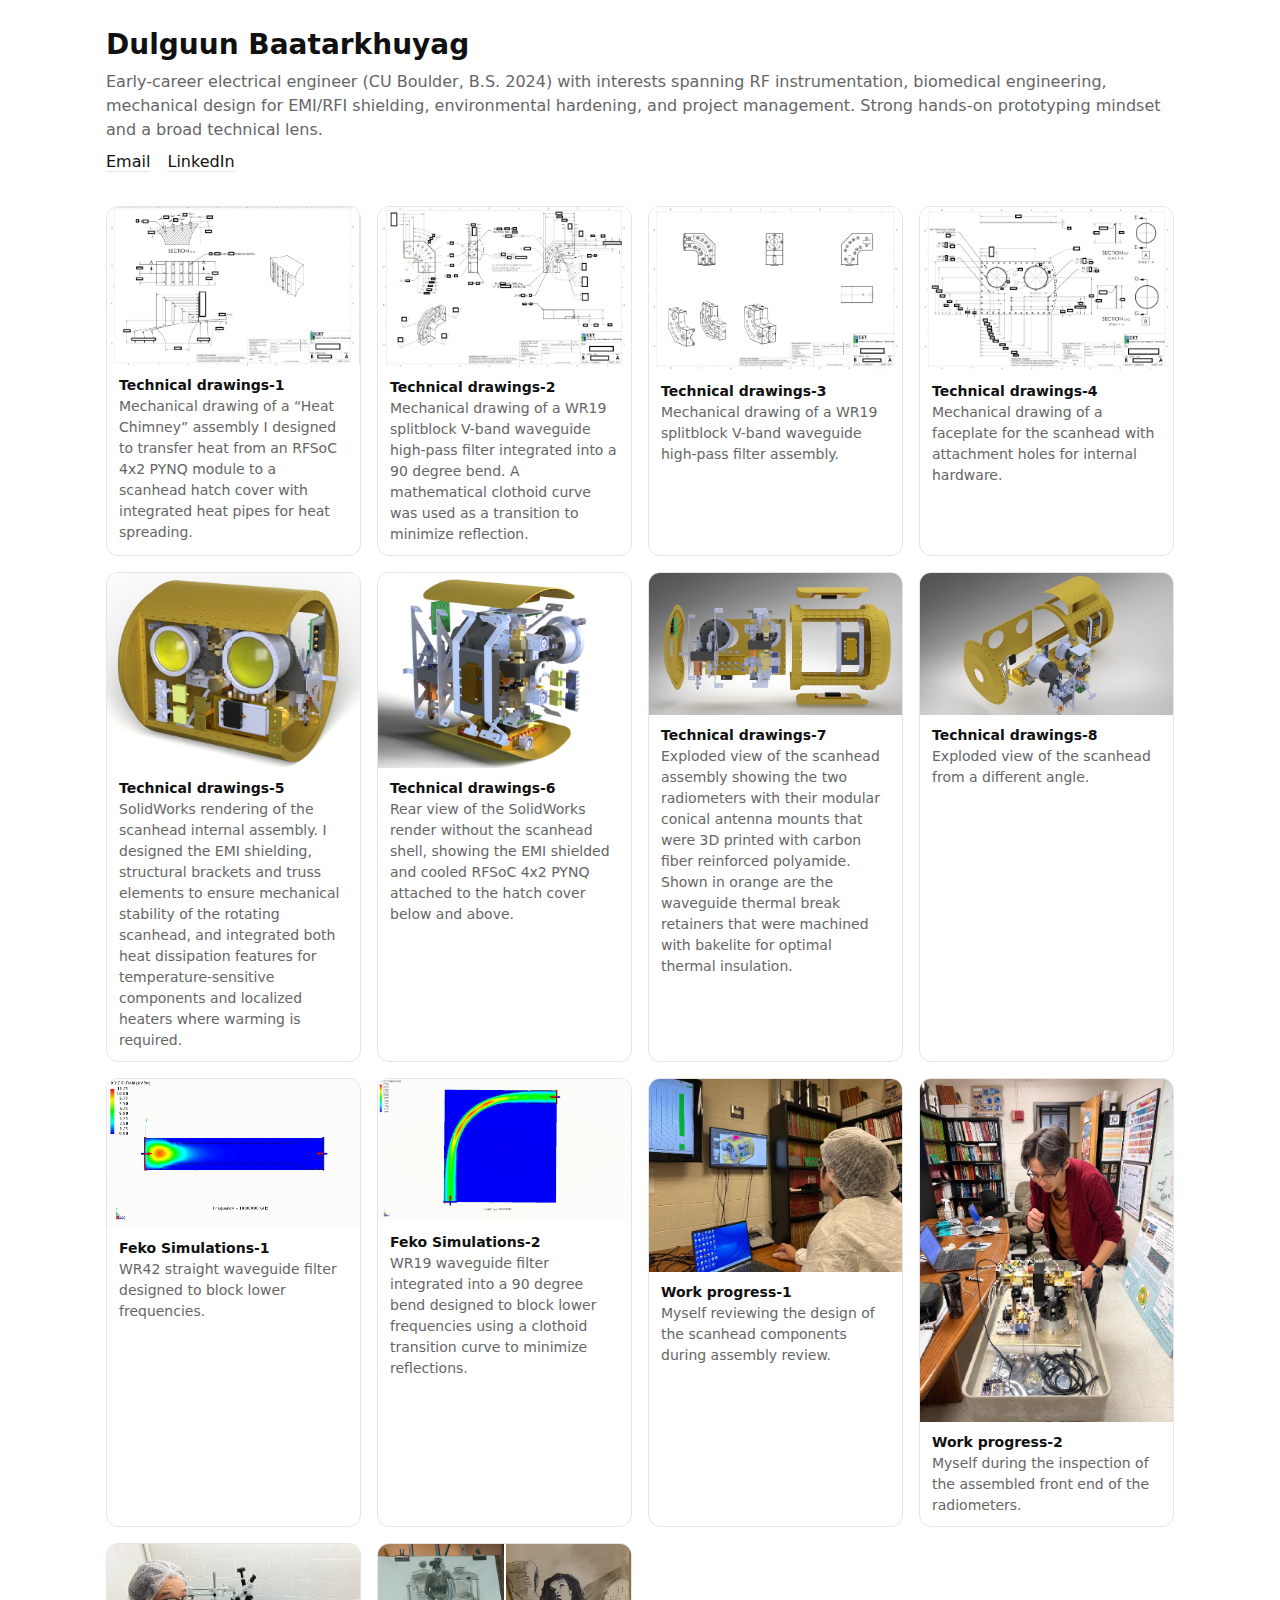
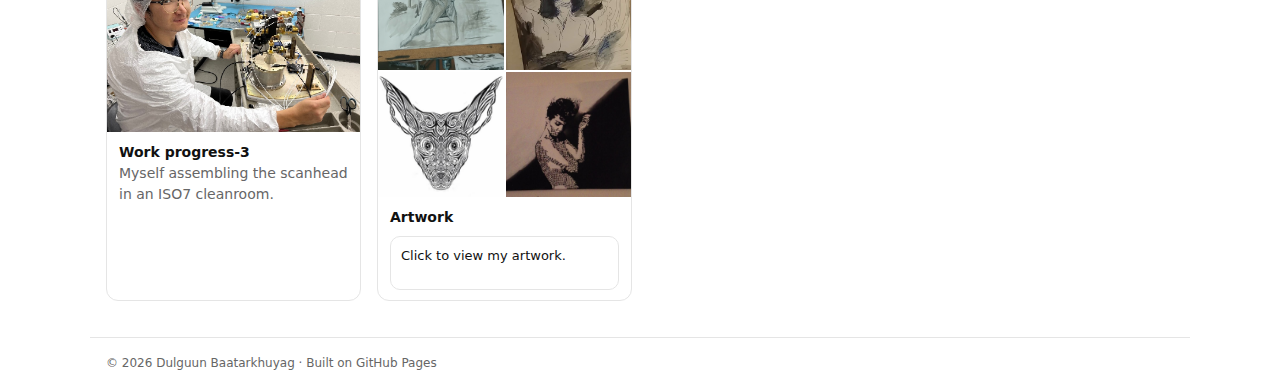
<file: index.html>
<!doctype html>
<html lang="en">
<head>
  <!-- Google tag (gtag.js) -->
<script async src="https://www.googletagmanager.com/gtag/js?id=G-QKZXKK7F6X"></script>
<script>
  window.dataLayer = window.dataLayer || [];
  function gtag(){dataLayer.push(arguments);}
  gtag('js', new Date());

  gtag('config', 'G-QKZXKK7F6X');
</script>
  <meta charset="utf-8" />
  <title>Dulguun Baatarkhuyag — Portfolio</title>
  <meta name="viewport" content="width=device-width, initial-scale=1" />
  <meta name="description" content="Mechanical & RF portfolio: waveguide filters, radiometer assemblies, fixtures." />
  <link rel="icon" href="data:,">
  <style>
    :root { --fg:#111; --muted:#666; --line:#e5e5e5; --bg:#fff; --card:#fff; }
    * { box-sizing: border-box; }
    body { margin:0; font:16px/1.5 system-ui, -apple-system, Segoe UI, Roboto, Helvetica, Arial, sans-serif; color:var(--fg); background:var(--bg); }
    header, main, footer { max-width: 1100px; margin: 0 auto; padding: 16px; }
    header h1 { margin: 8px 0 0; font-size: 28px; }
    header p { margin: 4px 0 8px; color: var(--muted); }
    nav a { color: inherit; text-decoration: none; border-bottom: 1px solid var(--line); margin-right: 12px; }
    .grid { display: grid; gap: 16px; grid-template-columns: repeat(auto-fill, minmax(240px, 1fr)); }
    figure { margin:0; border:1px solid var(--line); border-radius:12px; background:var(--card); overflow:hidden; }
    figure img { display:block; width:100%; height:auto; }
    figcaption { padding:10px 12px; font-size:14px; color:var(--muted); }
    figcaption b { color: var(--fg); font-weight:600; }

    .desc-box{
      margin-top:8px;
      padding:10px;
      border:1px solid var(--line);
      border-radius:10px;
      background: transparent;
      color: var(--fg);
      min-height: 54px;
      font-size: 13px;
      line-height: 1.4;
    }
    .thumb-card a{ display:block; text-decoration:none; color:inherit; }
    .thumbs{
      display:grid;
      grid-template-columns: repeat(2, 1fr);
      gap:2px;
    }
    .thumbs img{
      width:100%;
      height:100%;
      aspect-ratio: 1 / 1;
      object-fit: cover;
      display:block;
    }
    footer { color:var(--muted); font-size:12px; border-top:1px solid var(--line); margin-top: 20px; }
    @media (prefers-color-scheme: dark) {
      :root { --fg:#f2f2f2; --muted:#b8b8b8; --line:#343434; --bg:#0e0e0e; --card:#141414; }
    }
  </style>
</head>
<body>
  <header>
    <h1>Dulguun Baatarkhuyag</h1>
    <p>Early-career electrical engineer (CU Boulder, B.S. 2024) with interests spanning RF instrumentation, biomedical
engineering, mechanical design for EMI/RFI shielding, environmental hardening, and project management. Strong
hands-on prototyping mindset and a broad technical lens.</p>
    <nav>
      <a href="mailto:dulguun.baatarkhuyag@colorado.edu">Email</a>
      <a href="https://www.linkedin.com/in/dulguun-baatarkhuyag/">LinkedIn</a>
      <!-- Optional: link to PDF portfolio index -->
      <!-- <a href="pdf/Portfolio_Index.pdf">Portfolio PDF</a> -->
    </nav>
  </header>

  <main>
    <section class="grid">


            <!-- CARD 1 -->
      <figure>
        <a href="img/16.jpg" target="_blank" rel="noopener">
          <img src="img/16.jpg" alt="Technical drawings-1" loading="lazy">
        </a>
          <figcaption><b>Technical drawings-1</b>
          <div class=\"desc-box\">
            Mechanical drawing of a “Heat Chimney” assembly I designed to transfer heat from an RFSoC 4x2 PYNQ module to a scanhead hatch cover with integrated heat pipes for heat spreading.
          </div></figcaption>
      </figure>

        <figure>
        <a href="img/17.jpg" target="_blank" rel="noopener">
          <img src="img/17.jpg" alt="Technical drawings-2" loading="lazy">
        </a>
          <figcaption><b>Technical drawings-2</b>
          <div class=\"desc-box\">
            Mechanical drawing of a WR19 splitblock V-band waveguide high-pass filter integrated into a 90 degree bend. A mathematical clothoid curve was used as a transition to minimize reflection.
          </div></figcaption>
      </figure>

              <figure>
        <a href="img/18.jpg" target="_blank" rel="noopener">
          <img src="img/18.jpg" alt="Technical drawings-3" loading="lazy">
        </a>
          <figcaption><b>Technical drawings-3</b>
          <div class=\"desc-box\">
            Mechanical drawing of a WR19 splitblock V-band waveguide high-pass filter assembly.
          </div></figcaption>
      </figure>

              <figure>
        <a href="img/19.jpg" target="_blank" rel="noopener">
          <img src="img/19.jpg" alt="Technical drawings-4" loading="lazy">
        </a>
          <figcaption><b>Technical drawings-4</b>
          <div class=\"desc-box\">
            Mechanical drawing of a faceplate for the scanhead with attachment holes for internal hardware.
          </div></figcaption>
      </figure>

                    <figure>
        <a href="img/20.jpg" target="_blank" rel="noopener">
          <img src="img/20.jpg" alt="Technical drawings-5" loading="lazy">
        </a>
          <figcaption><b>Technical drawings-5</b>
          <div class=\"desc-box\">
            SolidWorks rendering of the scanhead internal assembly. I designed the EMI shielding, structural brackets and truss elements to ensure mechanical stability of the rotating scanhead, and integrated both heat dissipation features for temperature-sensitive components and localized heaters where warming is required.
          </div></figcaption>
      </figure>

                    <figure>
        <a href="img/21.jpg" target="_blank" rel="noopener">
          <img src="img/21.jpg" alt="Technical drawings-6" loading="lazy">
        </a>
          <figcaption><b>Technical drawings-6</b>
          <div class=\"desc-box\">
            Rear view of the SolidWorks render without the scanhead shell, showing the EMI shielded and cooled RFSoC 4x2 PYNQ attached to the hatch cover below and above. 
          </div></figcaption>
      </figure>

                    <figure>
        <a href="img/22.jpg" target="_blank" rel="noopener">
          <img src="img/22.jpg" alt="Technical drawings-7" loading="lazy">
        </a>
          <figcaption><b>Technical drawings-7</b>
          <div class=\"desc-box\">
          Exploded view of the scanhead assembly showing the two radiometers with their modular conical antenna mounts that were 3D printed with carbon fiber reinforced polyamide. Shown in orange are the waveguide thermal break retainers that were machined with bakelite for optimal thermal insulation.
          </div></figcaption>
      </figure>

                    <figure>
        <a href="img/23.jpg" target="_blank" rel="noopener">
          <img src="img/23.jpg" alt="Technical drawings-8" loading="lazy">
        </a>
          <figcaption><b>Technical drawings-8</b>
          <div class=\"desc-box\">
            Exploded view of the scanhead from a different angle.
          </div></figcaption>
      </figure>

                          <figure>
        <a href="img/waveguide filter v5.gif" target="_blank" rel="noopener">
          <img src="img/waveguide filter v5.gif" alt="Feko Simulations-1" loading="lazy">
        </a>
          <figcaption><b>Feko Simulations-1</b>
          <div class=\"desc-box\">
            WR42 straight waveguide filter designed to block lower frequencies.
          </div></figcaption>
      </figure>

                                <figure>
        <a href="img/clothoid.gif" target="_blank" rel="noopener">
          <img src="img/clothoid.gif" alt="Feko Simulations-2" loading="lazy">
        </a>
          <figcaption><b>Feko Simulations-2</b>
          <div class=\"desc-box\">
            WR19 waveguide filter integrated into a 90 degree bend designed to block lower frequencies using a clothoid transition curve to minimize reflections.
          </div></figcaption>
      </figure>
      <!-- CARD 1 -->
      <figure>
        <a href="img/qMVsxCOMs.jpeg" target="_blank" rel="noopener">
          <img src="img/qMVsxCOMs.jpeg" alt="Work progress-1" loading="lazy">
        </a>
          <figcaption><b>Work progress-1</b>
          <div class=\"desc-box\">
            Myself reviewing the design of the scanhead components during assembly review.
          </div></figcaption>
      </figure>
      
      <figure>
        <a href="img/gT2lMhv8s.jpeg" target="_blank" rel="noopener">
          <img src="img/gT2lMhv8s.jpeg" alt="Work progress-2" loading="lazy">
        </a>
          <figcaption><b>Work progress-2</b>
          <div class=\"desc-box\">
            Myself during the inspection of the assembled front end of the radiometers.
          </div></figcaption>
      </figure>

      <figure>
        <a href="img/48jyHHAAs.jpeg" target="_blank" rel="noopener">
          <img src="img/48jyHHAAs.jpeg" alt="Work progress-3" loading="lazy">
        </a>
          <figcaption><b>Work progress-3</b>
          <div class=\"desc-box\">
          Myself assembling the scanhead in an ISO7 cleanroom.
          </div></figcaption>
      </figure>
      

      

      <!-- COPY/PASTE THIS BLOCK TO ADD MORE ITEMS
      <figure>
        <a href="img/your-image.jpg" target="_blank" rel="noopener">
          <img src="img/your-image.jpg" alt="Short, specific description of the image" loading="lazy">
        </a>
        <figcaption><b>Short title</b>
          <div class=\"desc-box\"></div><br>
          One-line description (tool, band, key feature).</figcaption>
      </figure>
      -->

      <!-- ARTWORK THUMBNAILS CARD -->
      <figure class="thumb-card">
        <a href="artwork.html">
          <div class="thumbs" aria-label="Artwork thumbnails">
            <img src="img/IMG_20180429_165926-EDIT.jpg" alt="Artwork thumbnail 1" loading="lazy">
            <img src="img/20181208_001503-EDIT.jpg" alt="Artwork thumbnail 2" loading="lazy">
            <img src="img/sketch266182025_by_duke7x-d7tdfql-01-EDIT.jpg" alt="Artwork thumbnail 3" loading="lazy">
            <img src="img/Capture+_2017-08-15-16-39-58-1.png" alt="Artwork thumbnail 4" loading="lazy">
          </div>
        </a>
        <figcaption>
          <b>Artwork</b>
          <div class="desc-box">Click to view my artwork.</div>
        </figcaption>
      </figure>

    </section>
  </main>

  <footer>
    © <span id="y"></span> Dulguun Baatarkhuyag · Built on GitHub Pages
  </footer>
  <script>document.getElementById('y').textContent = new Date().getFullYear();</script>
</body>
</html>
</file>
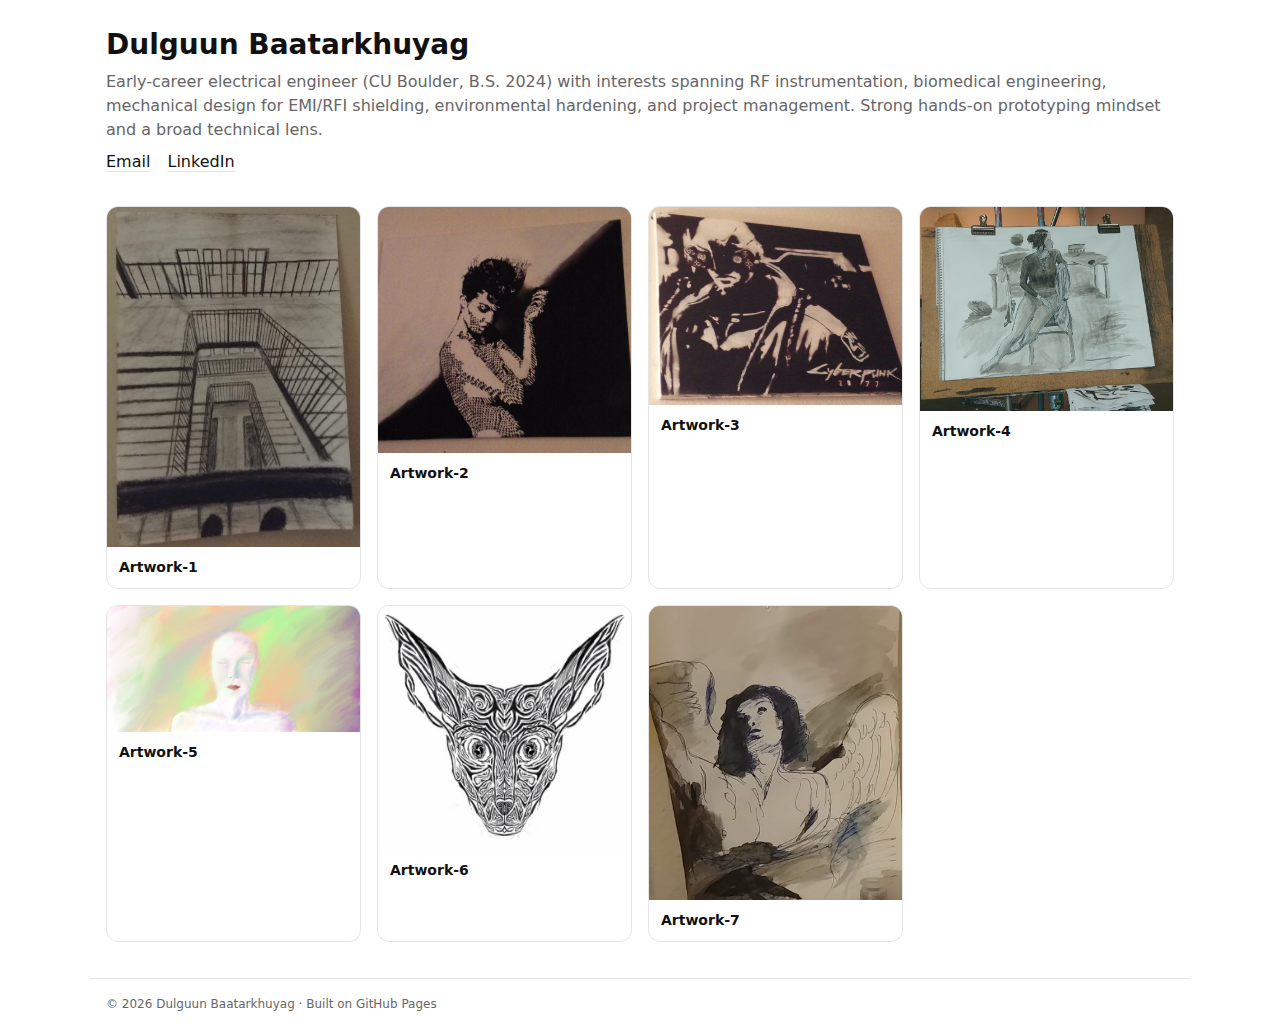
<file: artwork.html>
<!doctype html>
<html lang="en">
<head>
  <!-- Google tag (gtag.js) -->
<script async src="https://www.googletagmanager.com/gtag/js?id=G-QKZXKK7F6X"></script>
<script>
  window.dataLayer = window.dataLayer || [];
  function gtag(){dataLayer.push(arguments);}
  gtag('js', new Date());

  gtag('config', 'G-QKZXKK7F6X');
</script>
  <meta charset="utf-8" />
  <title>Dulguun Baatarkhuyag — Portfolio</title>
  <meta name="viewport" content="width=device-width, initial-scale=1" />
  <meta name="description" content="Mechanical & RF portfolio: waveguide filters, radiometer assemblies, fixtures." />
  <link rel="icon" href="data:,">
  <style>
    :root { --fg:#111; --muted:#666; --line:#e5e5e5; --bg:#fff; --card:#fff; }
    * { box-sizing: border-box; }
    body { margin:0; font:16px/1.5 system-ui, -apple-system, Segoe UI, Roboto, Helvetica, Arial, sans-serif; color:var(--fg); background:var(--bg); }
    header, main, footer { max-width: 1100px; margin: 0 auto; padding: 16px; }
    header h1 { margin: 8px 0 0; font-size: 28px; }
    header p { margin: 4px 0 8px; color: var(--muted); }
    nav a { color: inherit; text-decoration: none; border-bottom: 1px solid var(--line); margin-right: 12px; }
    .grid { display: grid; gap: 16px; grid-template-columns: repeat(auto-fill, minmax(240px, 1fr)); }
    figure { margin:0; border:1px solid var(--line); border-radius:12px; background:var(--card); overflow:hidden; }
    figure img { display:block; width:100%; height:auto; }
    figcaption { padding:10px 12px; font-size:14px; color:var(--muted); }
    figcaption b { color: var(--fg); font-weight:600; }
    footer { color:var(--muted); font-size:12px; border-top:1px solid var(--line); margin-top: 20px; }
    @media (prefers-color-scheme: dark) {
      :root { --fg:#f2f2f2; --muted:#b8b8b8; --line:#343434; --bg:#0e0e0e; --card:#141414; }
    }
  </style>
</head>
<body>
  <header>
    <h1>Dulguun Baatarkhuyag</h1>
    <p>Early-career electrical engineer (CU Boulder, B.S. 2024) with interests spanning RF instrumentation, biomedical
engineering, mechanical design for EMI/RFI shielding, environmental hardening, and project management. Strong
hands-on prototyping mindset and a broad technical lens.</p>
    <nav>
      <a href="mailto:dulguun.baatarkhuyag@colorado.edu">Email</a>
      <a href="https://www.linkedin.com/in/dulguun-baatarkhuyag/">LinkedIn</a>
      <!-- Optional: link to PDF portfolio index -->
      <!-- <a href="pdf/Portfolio_Index.pdf">Portfolio PDF</a> -->
    </nav>
  </header>

  <main>
    <section class="grid">


      <!-- CARD 1 -->
      <figure>
        <a href="img/20181208_001511_HDR-EDIT.jpg" target="_blank" rel="noopener">
          <img src="img/20181208_001511_HDR-EDIT.jpg" alt="Artwork-1" loading="lazy">
        </a>
          <figcaption>
          <b>Artwork-1</b>
        </figcaption>
      </figure>
      
      <!-- CARD 1 -->
      <figure>
        <a href="img/Capture+_2017-08-15-16-39-58-1.png" target="_blank" rel="noopener">
          <img src="img/Capture+_2017-08-15-16-39-58-1.png" alt="Artwork-2" loading="lazy">
        </a>
          <figcaption>
          <b>Artwork-2</b>
        </figcaption>
      </figure>

            <!-- CARD 1 -->
      <figure>
        <a href="img/IMG_20160313_204445-EDIT.jpg" target="_blank" rel="noopener">
          <img src="img/IMG_20160313_204445-EDIT.jpg" alt="Artwork-3" loading="lazy">
        </a>
          <figcaption>
          <b>Artwork-3</b>
        </figcaption>
      </figure>

                  <!-- CARD 1 -->
      <figure>
        <a href="img/IMG_20180429_165926-EDIT.jpg" target="_blank" rel="noopener">
          <img src="img/IMG_20180429_165926-EDIT.jpg" alt="Artwork-4" loading="lazy">
        </a>
          <figcaption>
          <b>Artwork-4</b>
        </figcaption>
      </figure>

                        <!-- CARD 1 -->
      <figure>
        <a href="img/portrait32_by_duke7x_d7tded4.jpg" target="_blank" rel="noopener">
          <img src="img/portrait32_by_duke7x_d7tded4.jpg" alt="Artwork-5" loading="lazy">
        </a>
          <figcaption>
          <b>Artwork-5</b>
        </figcaption>
      </figure>
      
            <figure>
        <a href="img/sketch266182025_by_duke7x-d7tdfql-01-EDIT.jpg" target="_blank" rel="noopener">
          <img src="img/sketch266182025_by_duke7x-d7tdfql-01-EDIT.jpg" alt="Artwork-2" loading="lazy">
        </a>
          <figcaption>
          <b>Artwork-6</b>
        </figcaption>
      </figure>
            <figure>
        <a href="img/20181208_001503-EDIT.jpg" target="_blank" rel="noopener">
          <img src="img/20181208_001503-EDIT.jpg" alt="Artwork-7" loading="lazy">
        </a>
          <figcaption>
          <b>Artwork-7</b>
        </figcaption>
      </figure>
      

      <!-- COPY/PASTE THIS BLOCK TO ADD MORE ITEMS
      <figure>
        <a href="img/your-image.jpg" target="_blank" rel="noopener">
          <img src="img/your-image.jpg" alt="Short, specific description of the image" loading="lazy">
        </a>
        <figcaption>
          <b>Short title</b><br>
          One-line description (tool, band, key feature).
        </figcaption>
      </figure>
      -->
    </section>
  </main>

  <footer>
    © <span id="y"></span> Dulguun Baatarkhuyag · Built on GitHub Pages
  </footer>
  <script>document.getElementById('y').textContent = new Date().getFullYear();</script>
</body>
</html>
</file>
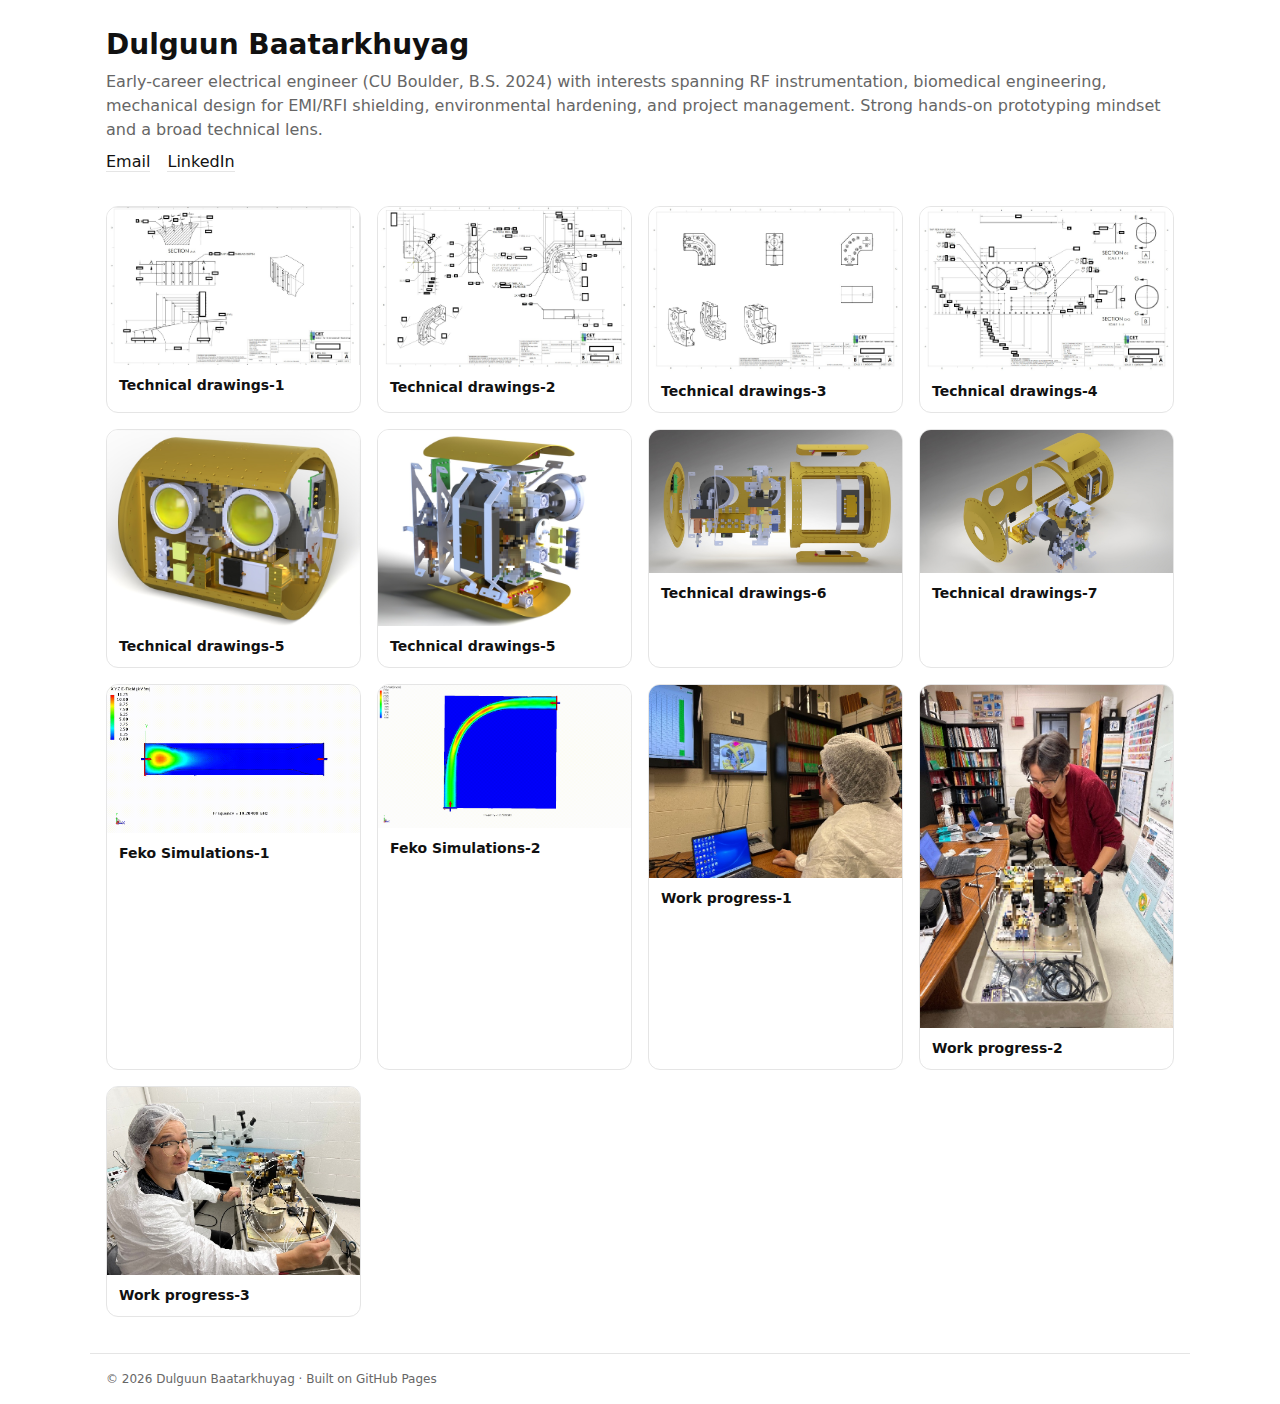
<file: index_old.html>
<!doctype html>
<html lang="en">
<head>
  <!-- Google tag (gtag.js) -->
<script async src="https://www.googletagmanager.com/gtag/js?id=G-QKZXKK7F6X"></script>
<script>
  window.dataLayer = window.dataLayer || [];
  function gtag(){dataLayer.push(arguments);}
  gtag('js', new Date());

  gtag('config', 'G-QKZXKK7F6X');
</script>
  <meta charset="utf-8" />
  <title>Dulguun Baatarkhuyag — Portfolio</title>
  <meta name="viewport" content="width=device-width, initial-scale=1" />
  <meta name="description" content="Mechanical & RF portfolio: waveguide filters, radiometer assemblies, fixtures." />
  <link rel="icon" href="data:,">
  <style>
    :root { --fg:#111; --muted:#666; --line:#e5e5e5; --bg:#fff; --card:#fff; }
    * { box-sizing: border-box; }
    body { margin:0; font:16px/1.5 system-ui, -apple-system, Segoe UI, Roboto, Helvetica, Arial, sans-serif; color:var(--fg); background:var(--bg); }
    header, main, footer { max-width: 1100px; margin: 0 auto; padding: 16px; }
    header h1 { margin: 8px 0 0; font-size: 28px; }
    header p { margin: 4px 0 8px; color: var(--muted); }
    nav a { color: inherit; text-decoration: none; border-bottom: 1px solid var(--line); margin-right: 12px; }
    .grid { display: grid; gap: 16px; grid-template-columns: repeat(auto-fill, minmax(240px, 1fr)); }
    figure { margin:0; border:1px solid var(--line); border-radius:12px; background:var(--card); overflow:hidden; }
    figure img { display:block; width:100%; height:auto; }
    figcaption { padding:10px 12px; font-size:14px; color:var(--muted); }
    figcaption b { color: var(--fg); font-weight:600; }
    footer { color:var(--muted); font-size:12px; border-top:1px solid var(--line); margin-top: 20px; }
    @media (prefers-color-scheme: dark) {
      :root { --fg:#f2f2f2; --muted:#b8b8b8; --line:#343434; --bg:#0e0e0e; --card:#141414; }
    }
  </style>
</head>
<body>
  <header>
    <h1>Dulguun Baatarkhuyag</h1>
    <p>Early-career electrical engineer (CU Boulder, B.S. 2024) with interests spanning RF instrumentation, biomedical
engineering, mechanical design for EMI/RFI shielding, environmental hardening, and project management. Strong
hands-on prototyping mindset and a broad technical lens.</p>
    <nav>
      <a href="mailto:dulguun.baatarkhuyag@colorado.edu">Email</a>
      <a href="https://www.linkedin.com/in/dulguun-baatarkhuyag/">LinkedIn</a>
      <!-- Optional: link to PDF portfolio index -->
      <!-- <a href="pdf/Portfolio_Index.pdf">Portfolio PDF</a> -->
    </nav>
  </header>

  <main>
    <section class="grid">


            <!-- CARD 1 -->
      <figure>
        <a href="img/16.jpg" target="_blank" rel="noopener">
          <img src="img/16.jpg" alt="Technical drawings-1" loading="lazy">
        </a>
          <figcaption>
          <b>Technical drawings-1</b>
        </figcaption>
      </figure>

        <figure>
        <a href="img/17.jpg" target="_blank" rel="noopener">
          <img src="img/17.jpg" alt="Technical drawings-2" loading="lazy">
        </a>
          <figcaption>
          <b>Technical drawings-2</b>
        </figcaption>
      </figure>

              <figure>
        <a href="img/18.jpg" target="_blank" rel="noopener">
          <img src="img/18.jpg" alt="Technical drawings-3" loading="lazy">
        </a>
          <figcaption>
          <b>Technical drawings-3</b>
        </figcaption>
      </figure>

              <figure>
        <a href="img/19.jpg" target="_blank" rel="noopener">
          <img src="img/19.jpg" alt="Technical drawings-4" loading="lazy">
        </a>
          <figcaption>
          <b>Technical drawings-4</b>
        </figcaption>
      </figure>

                    <figure>
        <a href="img/20.jpg" target="_blank" rel="noopener">
          <img src="img/20.jpg" alt="Technical drawings-5" loading="lazy">
        </a>
          <figcaption>
          <b>Technical drawings-5</b>
        </figcaption>
      </figure>

                    <figure>
        <a href="img/21.jpg" target="_blank" rel="noopener">
          <img src="img/21.jpg" alt="Technical drawings-5" loading="lazy">
        </a>
          <figcaption>
          <b>Technical drawings-5</b>
        </figcaption>
      </figure>

                    <figure>
        <a href="img/22.jpg" target="_blank" rel="noopener">
          <img src="img/22.jpg" alt="Technical drawings-6" loading="lazy">
        </a>
          <figcaption>
          <b>Technical drawings-6</b>
        </figcaption>
      </figure>

                    <figure>
        <a href="img/23.jpg" target="_blank" rel="noopener">
          <img src="img/23.jpg" alt="Technical drawings-7" loading="lazy">
        </a>
          <figcaption>
          <b>Technical drawings-7</b>
        </figcaption>
      </figure>

                          <figure>
        <a href="img/waveguide filter v5.gif" target="_blank" rel="noopener">
          <img src="img/waveguide filter v5.gif" alt="Feko Simulations-1" loading="lazy">
        </a>
          <figcaption>
          <b>Feko Simulations-1</b>
        </figcaption>
      </figure>

                                <figure>
        <a href="img/clothoid.gif" target="_blank" rel="noopener">
          <img src="img/clothoid.gif" alt="Feko Simulations-2" loading="lazy">
        </a>
          <figcaption>
          <b>Feko Simulations-2</b>
        </figcaption>
      </figure>
      <!-- CARD 1 -->
      <figure>
        <a href="img/qMVsxCOMs.jpeg" target="_blank" rel="noopener">
          <img src="img/qMVsxCOMs.jpeg" alt="Work progress-1" loading="lazy">
        </a>
          <figcaption>
          <b>Work progress-1</b>
        </figcaption>
      </figure>
      
      <figure>
        <a href="img/gT2lMhv8s.jpeg" target="_blank" rel="noopener">
          <img src="img/gT2lMhv8s.jpeg" alt="Work progress-2" loading="lazy">
        </a>
          <figcaption>
          <b>Work progress-2</b>
        </figcaption>
      </figure>

      <figure>
        <a href="img/48jyHHAAs.jpeg" target="_blank" rel="noopener">
          <img src="img/48jyHHAAs.jpeg" alt="Work progress-3" loading="lazy">
        </a>
          <figcaption>
          <b>Work progress-3</b>
        </figcaption>
      </figure>
      

      

      <!-- COPY/PASTE THIS BLOCK TO ADD MORE ITEMS
      <figure>
        <a href="img/your-image.jpg" target="_blank" rel="noopener">
          <img src="img/your-image.jpg" alt="Short, specific description of the image" loading="lazy">
        </a>
        <figcaption>
          <b>Short title</b><br>
          One-line description (tool, band, key feature).
        </figcaption>
      </figure>
      -->
    </section>
  </main>

  <footer>
    © <span id="y"></span> Dulguun Baatarkhuyag · Built on GitHub Pages
  </footer>
  <script>document.getElementById('y').textContent = new Date().getFullYear();</script>
</body>
</html>
</file>
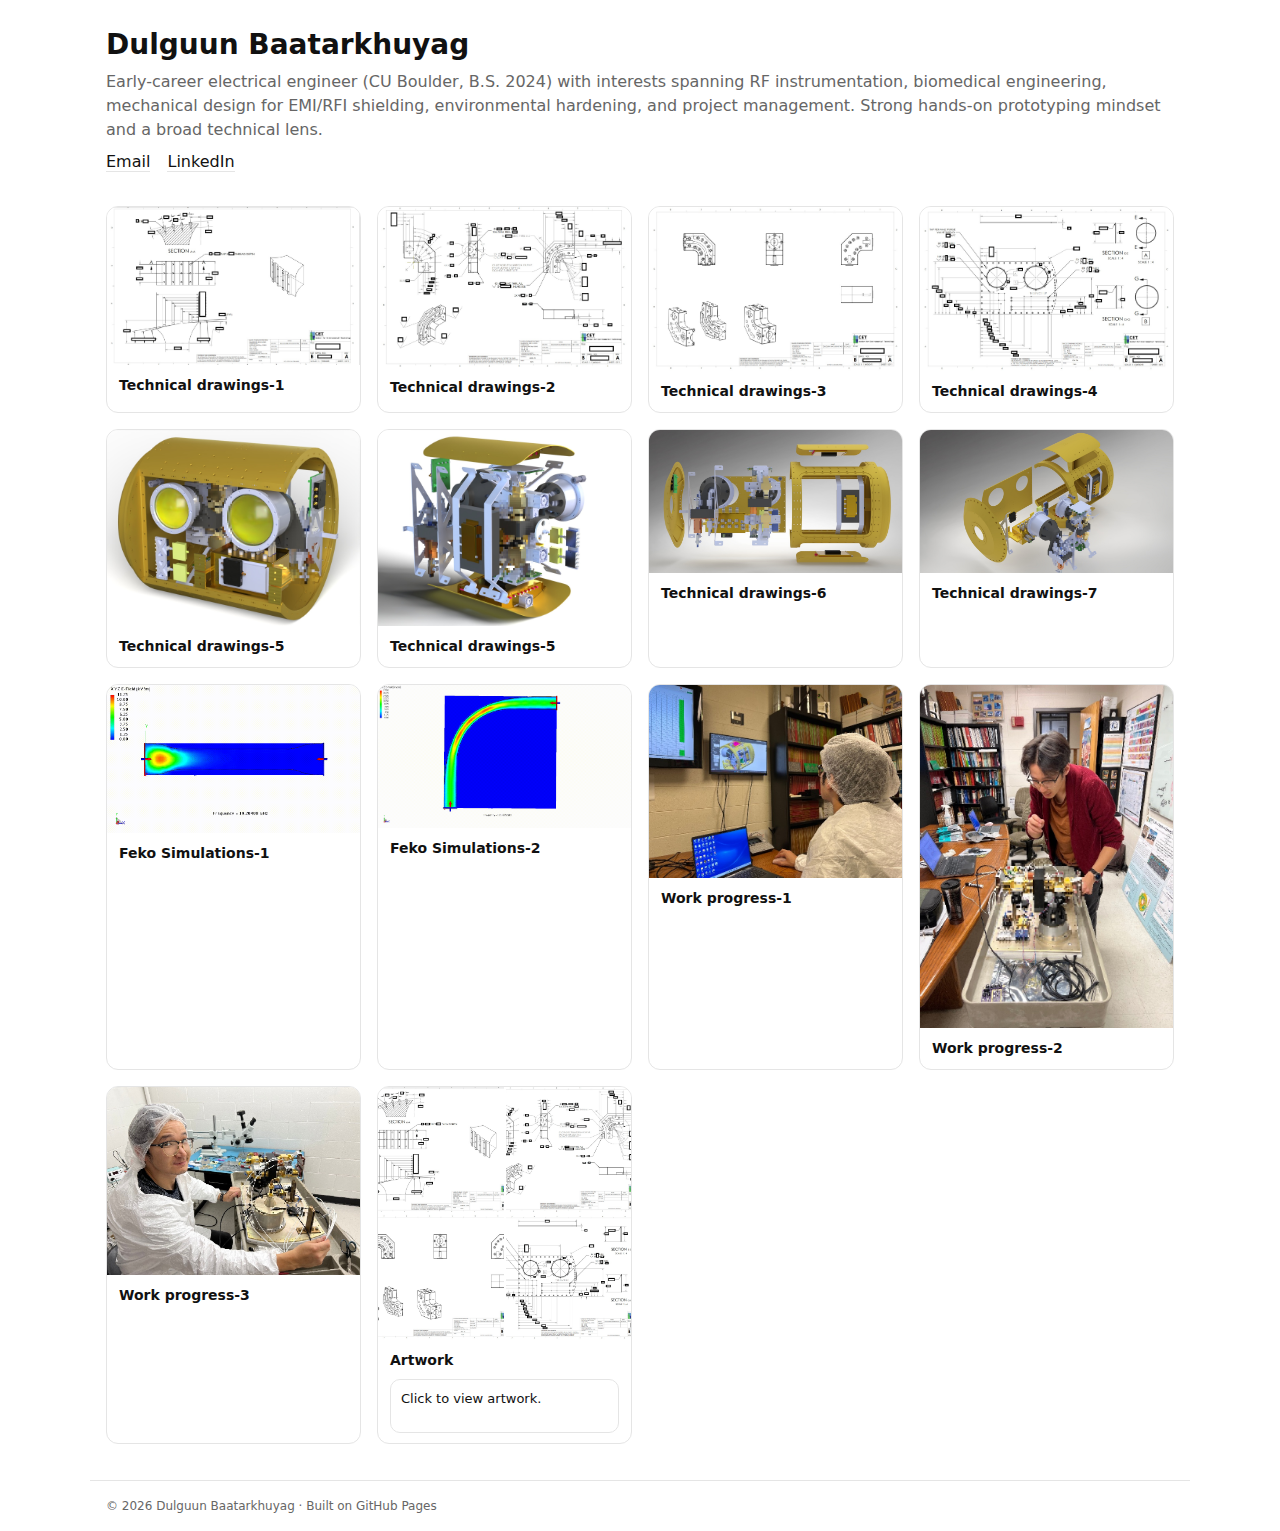
<file: index_updated.html>
<!doctype html>
<html lang="en">
<head>
  <!-- Google tag (gtag.js) -->
<script async src="https://www.googletagmanager.com/gtag/js?id=G-QKZXKK7F6X"></script>
<script>
  window.dataLayer = window.dataLayer || [];
  function gtag(){dataLayer.push(arguments);}
  gtag('js', new Date());

  gtag('config', 'G-QKZXKK7F6X');
</script>
  <meta charset="utf-8" />
  <title>Dulguun Baatarkhuyag — Portfolio</title>
  <meta name="viewport" content="width=device-width, initial-scale=1" />
  <meta name="description" content="Mechanical & RF portfolio: waveguide filters, radiometer assemblies, fixtures." />
  <link rel="icon" href="data:,">
  <style>
    :root { --fg:#111; --muted:#666; --line:#e5e5e5; --bg:#fff; --card:#fff; }
    * { box-sizing: border-box; }
    body { margin:0; font:16px/1.5 system-ui, -apple-system, Segoe UI, Roboto, Helvetica, Arial, sans-serif; color:var(--fg); background:var(--bg); }
    header, main, footer { max-width: 1100px; margin: 0 auto; padding: 16px; }
    header h1 { margin: 8px 0 0; font-size: 28px; }
    header p { margin: 4px 0 8px; color: var(--muted); }
    nav a { color: inherit; text-decoration: none; border-bottom: 1px solid var(--line); margin-right: 12px; }
    .grid { display: grid; gap: 16px; grid-template-columns: repeat(auto-fill, minmax(240px, 1fr)); }
    figure { margin:0; border:1px solid var(--line); border-radius:12px; background:var(--card); overflow:hidden; }
    figure img { display:block; width:100%; height:auto; }
    figcaption { padding:10px 12px; font-size:14px; color:var(--muted); }
    figcaption b { color: var(--fg); font-weight:600; }

    .desc-box{
      margin-top:8px;
      padding:10px;
      border:1px solid var(--line);
      border-radius:10px;
      background: transparent;
      color: var(--fg);
      min-height: 54px;
      font-size: 13px;
      line-height: 1.4;
    }
    .thumb-card a{ display:block; text-decoration:none; color:inherit; }
    .thumbs{
      display:grid;
      grid-template-columns: repeat(2, 1fr);
      gap:2px;
    }
    .thumbs img{
      width:100%;
      height:100%;
      aspect-ratio: 1 / 1;
      object-fit: cover;
      display:block;
    }
    footer { color:var(--muted); font-size:12px; border-top:1px solid var(--line); margin-top: 20px; }
    @media (prefers-color-scheme: dark) {
      :root { --fg:#f2f2f2; --muted:#b8b8b8; --line:#343434; --bg:#0e0e0e; --card:#141414; }
    }
  </style>
</head>
<body>
  <header>
    <h1>Dulguun Baatarkhuyag</h1>
    <p>Early-career electrical engineer (CU Boulder, B.S. 2024) with interests spanning RF instrumentation, biomedical
engineering, mechanical design for EMI/RFI shielding, environmental hardening, and project management. Strong
hands-on prototyping mindset and a broad technical lens.</p>
    <nav>
      <a href="mailto:dulguun.baatarkhuyag@colorado.edu">Email</a>
      <a href="https://www.linkedin.com/in/dulguun-baatarkhuyag/">LinkedIn</a>
      <!-- Optional: link to PDF portfolio index -->
      <!-- <a href="pdf/Portfolio_Index.pdf">Portfolio PDF</a> -->
    </nav>
  </header>

  <main>
    <section class="grid">


            <!-- CARD 1 -->
      <figure>
        <a href="img/16.jpg" target="_blank" rel="noopener">
          <img src="img/16.jpg" alt="Technical drawings-1" loading="lazy">
        </a>
          <figcaption><b>Technical drawings-1</b>
          <div class=\"desc-box\"></div></figcaption>
      </figure>

        <figure>
        <a href="img/17.jpg" target="_blank" rel="noopener">
          <img src="img/17.jpg" alt="Technical drawings-2" loading="lazy">
        </a>
          <figcaption><b>Technical drawings-2</b>
          <div class=\"desc-box\"></div></figcaption>
      </figure>

              <figure>
        <a href="img/18.jpg" target="_blank" rel="noopener">
          <img src="img/18.jpg" alt="Technical drawings-3" loading="lazy">
        </a>
          <figcaption><b>Technical drawings-3</b>
          <div class=\"desc-box\"></div></figcaption>
      </figure>

              <figure>
        <a href="img/19.jpg" target="_blank" rel="noopener">
          <img src="img/19.jpg" alt="Technical drawings-4" loading="lazy">
        </a>
          <figcaption><b>Technical drawings-4</b>
          <div class=\"desc-box\"></div></figcaption>
      </figure>

                    <figure>
        <a href="img/20.jpg" target="_blank" rel="noopener">
          <img src="img/20.jpg" alt="Technical drawings-5" loading="lazy">
        </a>
          <figcaption><b>Technical drawings-5</b>
          <div class=\"desc-box\"></div></figcaption>
      </figure>

                    <figure>
        <a href="img/21.jpg" target="_blank" rel="noopener">
          <img src="img/21.jpg" alt="Technical drawings-5" loading="lazy">
        </a>
          <figcaption><b>Technical drawings-5</b>
          <div class=\"desc-box\"></div></figcaption>
      </figure>

                    <figure>
        <a href="img/22.jpg" target="_blank" rel="noopener">
          <img src="img/22.jpg" alt="Technical drawings-6" loading="lazy">
        </a>
          <figcaption><b>Technical drawings-6</b>
          <div class=\"desc-box\"></div></figcaption>
      </figure>

                    <figure>
        <a href="img/23.jpg" target="_blank" rel="noopener">
          <img src="img/23.jpg" alt="Technical drawings-7" loading="lazy">
        </a>
          <figcaption><b>Technical drawings-7</b>
          <div class=\"desc-box\"></div></figcaption>
      </figure>

                          <figure>
        <a href="img/waveguide filter v5.gif" target="_blank" rel="noopener">
          <img src="img/waveguide filter v5.gif" alt="Feko Simulations-1" loading="lazy">
        </a>
          <figcaption><b>Feko Simulations-1</b>
          <div class=\"desc-box\"></div></figcaption>
      </figure>

                                <figure>
        <a href="img/clothoid.gif" target="_blank" rel="noopener">
          <img src="img/clothoid.gif" alt="Feko Simulations-2" loading="lazy">
        </a>
          <figcaption><b>Feko Simulations-2</b>
          <div class=\"desc-box\"></div></figcaption>
      </figure>
      <!-- CARD 1 -->
      <figure>
        <a href="img/qMVsxCOMs.jpeg" target="_blank" rel="noopener">
          <img src="img/qMVsxCOMs.jpeg" alt="Work progress-1" loading="lazy">
        </a>
          <figcaption><b>Work progress-1</b>
          <div class=\"desc-box\"></div></figcaption>
      </figure>
      
      <figure>
        <a href="img/gT2lMhv8s.jpeg" target="_blank" rel="noopener">
          <img src="img/gT2lMhv8s.jpeg" alt="Work progress-2" loading="lazy">
        </a>
          <figcaption><b>Work progress-2</b>
          <div class=\"desc-box\"></div></figcaption>
      </figure>

      <figure>
        <a href="img/48jyHHAAs.jpeg" target="_blank" rel="noopener">
          <img src="img/48jyHHAAs.jpeg" alt="Work progress-3" loading="lazy">
        </a>
          <figcaption><b>Work progress-3</b>
          <div class=\"desc-box\"></div></figcaption>
      </figure>
      

      

      <!-- COPY/PASTE THIS BLOCK TO ADD MORE ITEMS
      <figure>
        <a href="img/your-image.jpg" target="_blank" rel="noopener">
          <img src="img/your-image.jpg" alt="Short, specific description of the image" loading="lazy">
        </a>
        <figcaption><b>Short title</b>
          <div class=\"desc-box\"></div><br>
          One-line description (tool, band, key feature).</figcaption>
      </figure>
      -->

      <!-- ARTWORK THUMBNAILS CARD -->
      <figure class="thumb-card">
        <a href="artwork.html">
          <div class="thumbs" aria-label="Artwork thumbnails">
            <img src="img/16.jpg" alt="Artwork thumbnail 1" loading="lazy">
            <img src="img/17.jpg" alt="Artwork thumbnail 2" loading="lazy">
            <img src="img/18.jpg" alt="Artwork thumbnail 3" loading="lazy">
            <img src="img/19.jpg" alt="Artwork thumbnail 4" loading="lazy">
          </div>
        </a>
        <figcaption>
          <b>Artwork</b>
          <div class="desc-box">Click to view artwork.</div>
        </figcaption>
      </figure>

    </section>
  </main>

  <footer>
    © <span id="y"></span> Dulguun Baatarkhuyag · Built on GitHub Pages
  </footer>
  <script>document.getElementById('y').textContent = new Date().getFullYear();</script>
</body>
</html>
</file>
